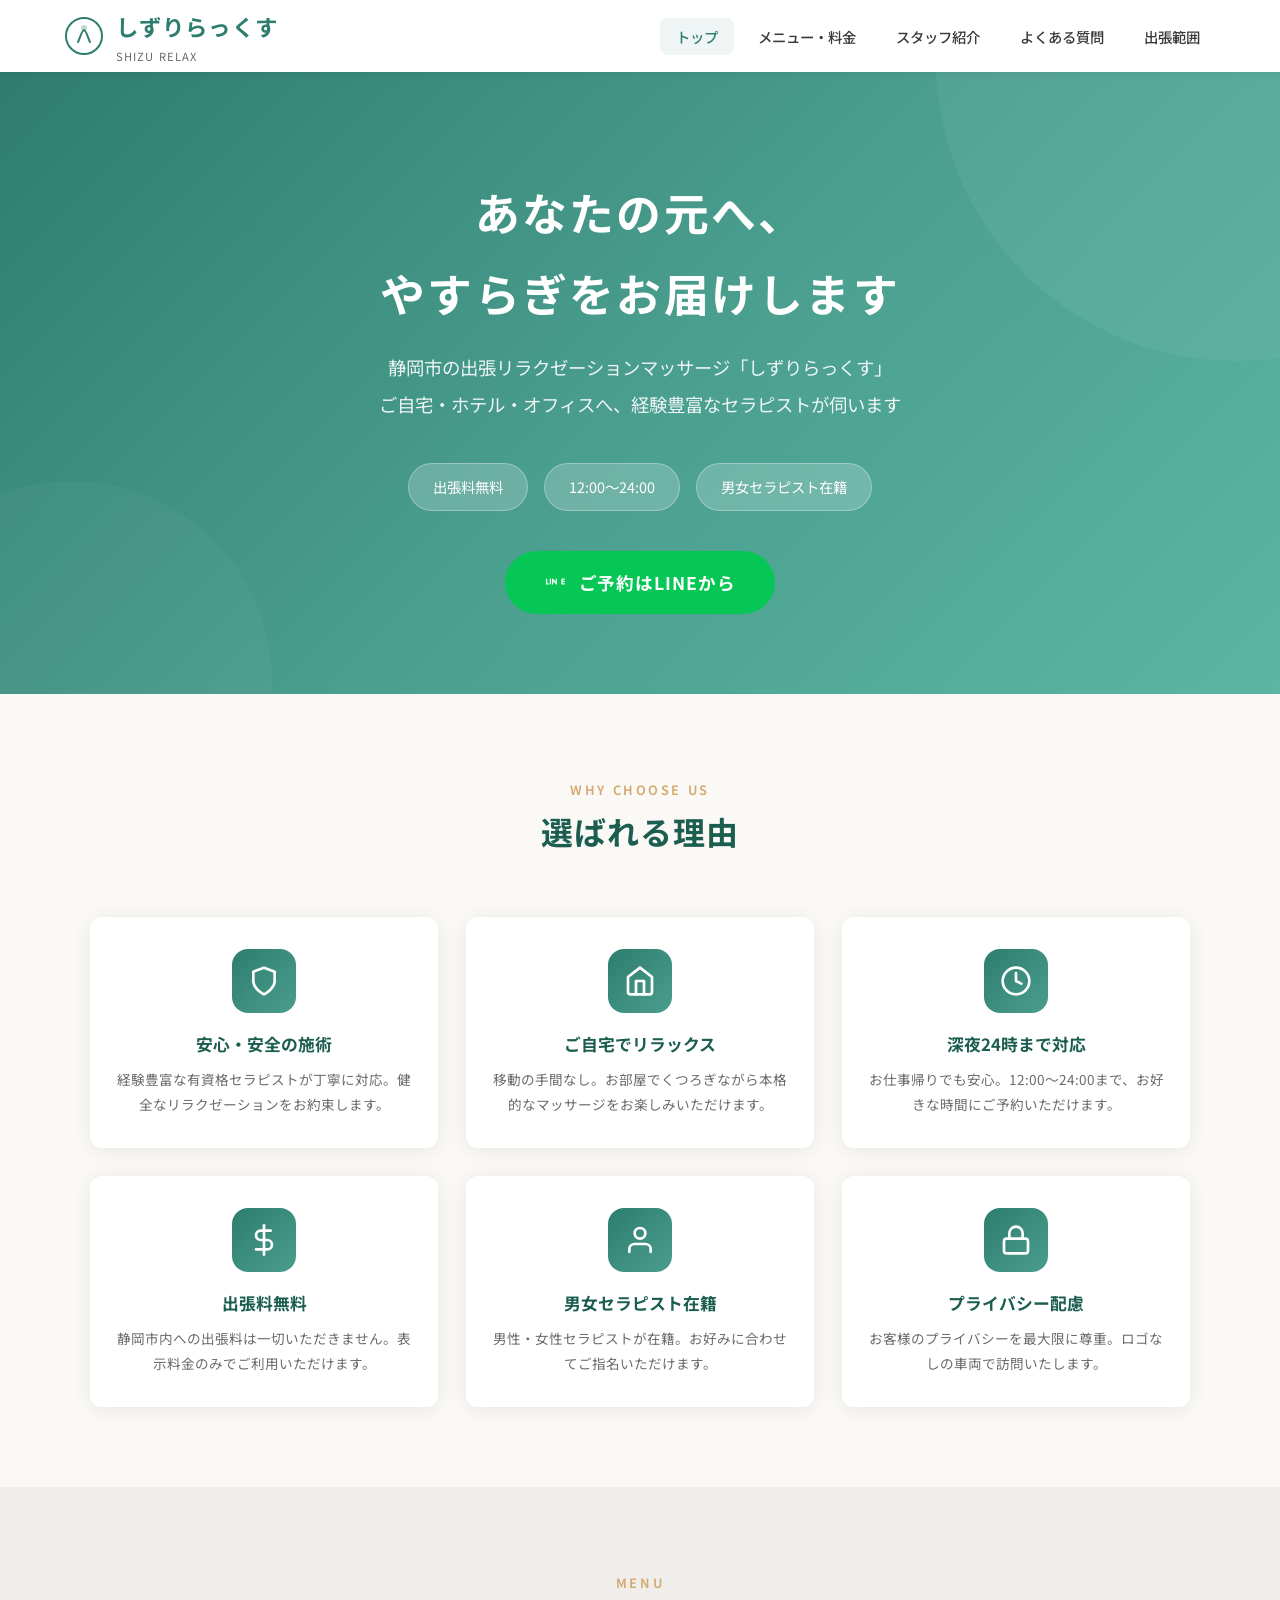
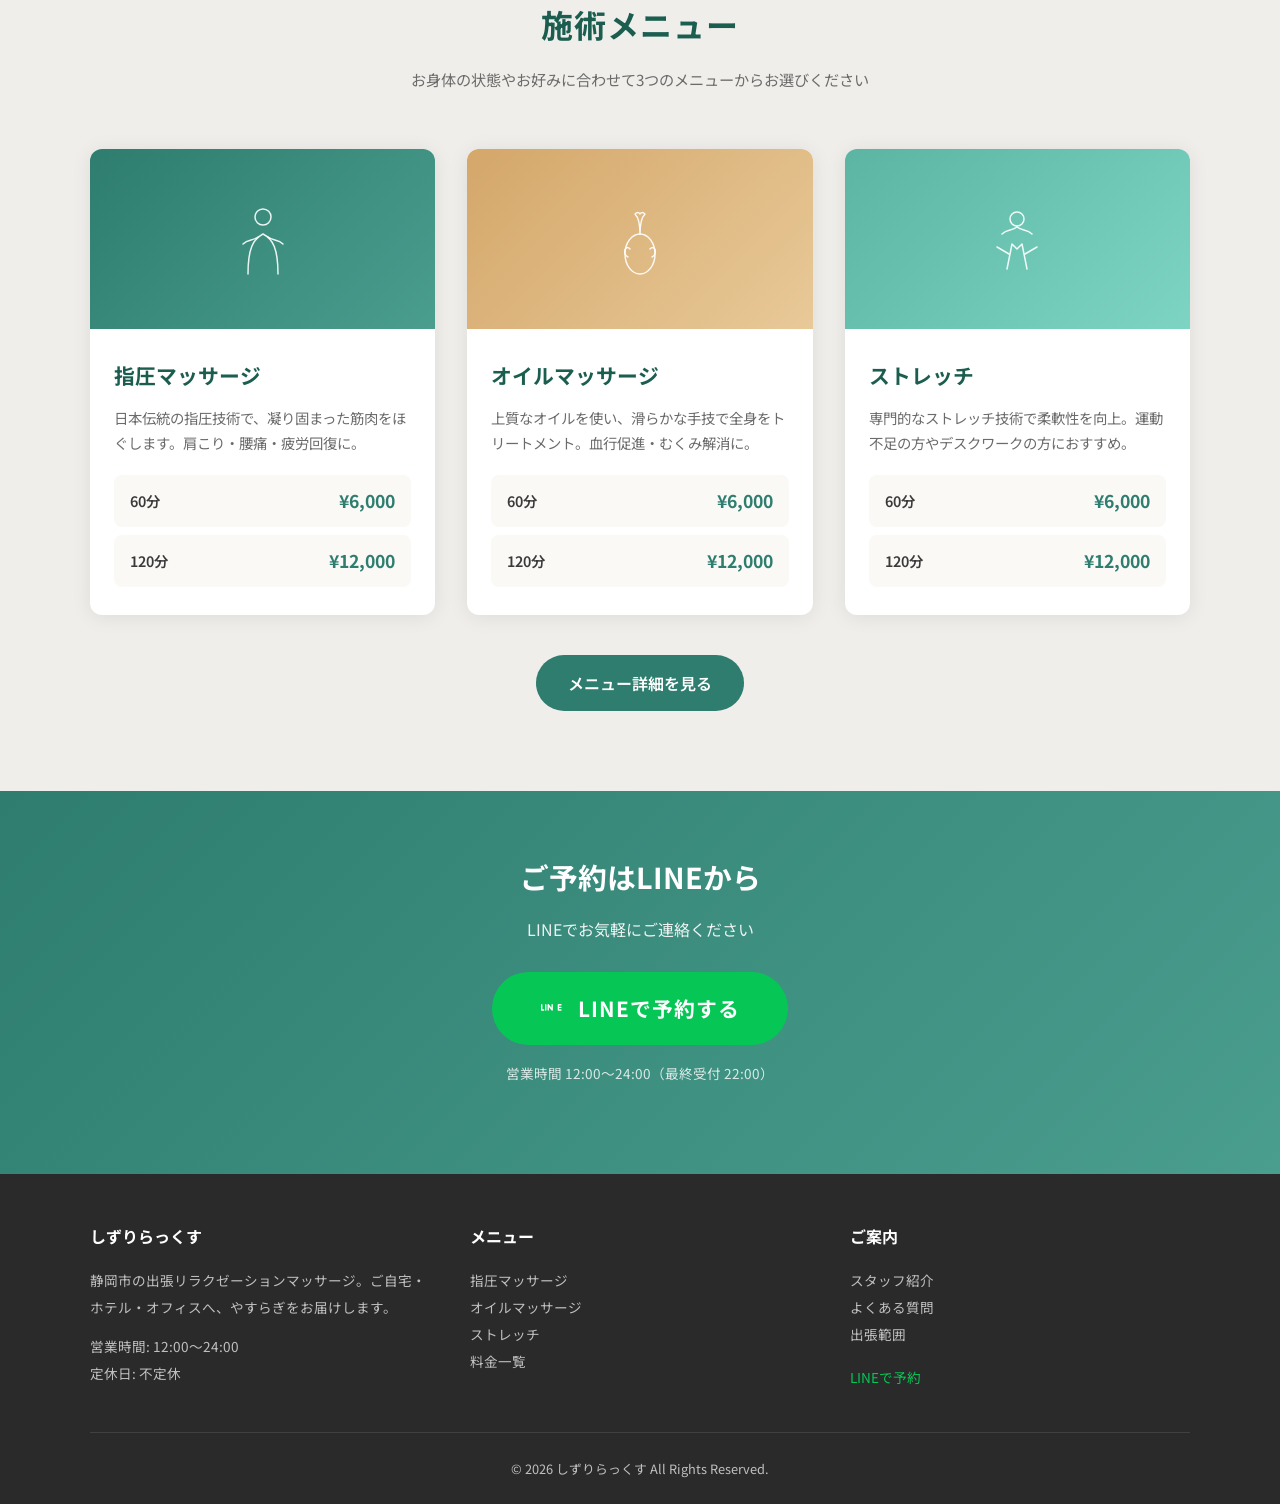
<file: index.html>
<!DOCTYPE html>
<html lang="ja">
<head>
  <meta charset="UTF-8">
  <meta name="viewport" content="width=device-width, initial-scale=1.0">
  <title>しずりらっくす｜静岡の出張リラクゼーションマッサージ</title>
  <meta name="robots" content="noindex, nofollow">
  <meta name="description" content="静岡市の出張リラクゼーションマッサージ「しずりらっくす」。指圧・オイル・ストレッチの3メニューをご自宅やホテルでお楽しみいただけます。">
  <link rel="preconnect" href="https://fonts.googleapis.com">
  <link href="https://fonts.googleapis.com/css2?family=Noto+Sans+JP:wght@400;500;600;700&display=swap" rel="stylesheet">
  <link rel="stylesheet" href="css/style.css">
</head>
<body>

  <!-- Header -->
  <header class="header">
    <div class="header-inner">
      <a href="index.html" class="logo">
        <svg class="logo-icon" viewBox="0 0 40 40" fill="none">
          <circle cx="20" cy="20" r="18" stroke="#2e7d6f" stroke-width="2"/>
          <path d="M14 26c2-4 4-12 6-12s4 8 6 12" stroke="#2e7d6f" stroke-width="2" stroke-linecap="round"/>
          <circle cx="20" cy="12" r="3" fill="#2e7d6f" opacity="0.3"/>
        </svg>
        <div>
          <span class="logo-text">しずりらっくす</span>
          <span class="logo-sub">SHIZU RELAX</span>
        </div>
      </a>
      <nav>
        <ul class="nav-list">
          <li><a href="index.html" class="active">トップ</a></li>
          <li><a href="menu.html">メニュー・料金</a></li>
          <li><a href="staff.html">スタッフ紹介</a></li>
          <li><a href="faq.html">よくある質問</a></li>
          <li><a href="area.html">出張範囲</a></li>
        </ul>
      </nav>
      <button class="hamburger" aria-label="メニューを開く">
        <span></span><span></span><span></span>
      </button>
    </div>
  </header>

  <!-- Hero -->
  <section class="hero">
    <div class="hero-content">
      <h1>あなたの元へ、<br>やすらぎをお届けします</h1>
      <p class="subtitle">
        静岡市の出張リラクゼーションマッサージ「しずりらっくす」<br>
        ご自宅・ホテル・オフィスへ、経験豊富なセラピストが伺います
      </p>
      <div class="hero-badges">
        <span class="badge">出張料無料</span>
        <span class="badge">12:00〜24:00</span>
        <span class="badge">男女セラピスト在籍</span>
      </div>
      <div class="cta-buttons">
        <a href="https://lin.ee/odUda4q" class="btn btn-line-banner" target="_blank" rel="noopener">
          <svg width="24" height="24" viewBox="0 0 24 24" fill="currentColor"><path d="M19.365 9.863c.349 0 .63.285.63.631 0 .345-.281.63-.63.63H17.61v1.125h1.755c.349 0 .63.283.63.63 0 .344-.281.629-.63.629h-2.386c-.345 0-.627-.285-.627-.629V8.108c0-.345.282-.63.63-.63h2.386c.346 0 .627.285.627.63 0 .349-.281.63-.63.63H17.61v1.125h1.755zM11.857 12.878c0 .344-.282.629-.631.629-.179 0-.348-.08-.467-.211l-2.533-3.175v2.756c0 .344-.285.629-.63.629a.629.629 0 01-.627-.629V8.108c0-.345.282-.63.63-.63.176 0 .348.08.466.211l2.531 3.178V8.108c0-.345.285-.63.631-.63.344 0 .63.285.63.63v4.77zm-5.91 0c0 .344-.282.629-.63.629a.628.628 0 01-.63-.629V8.108c0-.345.282-.63.63-.63.348 0 .63.285.63.63v4.77zm-2.596.629H1.581c-.349 0-.63-.285-.63-.629V8.108c0-.345.281-.63.63-.63.344 0 .627.285.627.63v4.141h1.143c.349 0 .63.285.63.63 0 .344-.281.629-.63.629z"/></svg>
          ご予約はLINEから
        </a>
      </div>
    </div>
  </section>

  <!-- Features -->
  <section class="section">
    <div class="container">
      <div class="section-title">
        <span class="en">Why Choose Us</span>
        <h2>選ばれる理由</h2>
      </div>
      <div class="features-grid">
        <div class="feature-item">
          <div class="feature-icon">
            <svg viewBox="0 0 24 24"><path d="M12 22s8-4 8-10V5l-8-3-8 3v7c0 6 8 10 8 10z"/></svg>
          </div>
          <h3>安心・安全の施術</h3>
          <p>経験豊富な有資格セラピストが丁寧に対応。健全なリラクゼーションをお約束します。</p>
        </div>
        <div class="feature-item">
          <div class="feature-icon">
            <svg viewBox="0 0 24 24"><path d="M3 9l9-7 9 7v11a2 2 0 01-2 2H5a2 2 0 01-2-2z"/><polyline points="9 22 9 12 15 12 15 22"/></svg>
          </div>
          <h3>ご自宅でリラックス</h3>
          <p>移動の手間なし。お部屋でくつろぎながら本格的なマッサージをお楽しみいただけます。</p>
        </div>
        <div class="feature-item">
          <div class="feature-icon">
            <svg viewBox="0 0 24 24"><circle cx="12" cy="12" r="10"/><polyline points="12 6 12 12 16 14"/></svg>
          </div>
          <h3>深夜24時まで対応</h3>
          <p>お仕事帰りでも安心。12:00〜24:00まで、お好きな時間にご予約いただけます。</p>
        </div>
        <div class="feature-item">
          <div class="feature-icon">
            <svg viewBox="0 0 24 24"><line x1="12" y1="1" x2="12" y2="23"/><path d="M17 5H9.5a3.5 3.5 0 000 7h5a3.5 3.5 0 010 7H6"/></svg>
          </div>
          <h3>出張料無料</h3>
          <p>静岡市内への出張料は一切いただきません。表示料金のみでご利用いただけます。</p>
        </div>
        <div class="feature-item">
          <div class="feature-icon">
            <svg viewBox="0 0 24 24"><path d="M20 21v-2a4 4 0 00-4-4H8a4 4 0 00-4 4v2"/><circle cx="12" cy="7" r="4"/></svg>
          </div>
          <h3>男女セラピスト在籍</h3>
          <p>男性・女性セラピストが在籍。お好みに合わせてご指名いただけます。</p>
        </div>
        <div class="feature-item">
          <div class="feature-icon">
            <svg viewBox="0 0 24 24"><rect x="3" y="11" width="18" height="11" rx="2" ry="2"/><path d="M7 11V7a5 5 0 0110 0v4"/></svg>
          </div>
          <h3>プライバシー配慮</h3>
          <p>お客様のプライバシーを最大限に尊重。ロゴなしの車両で訪問いたします。</p>
        </div>
      </div>
    </div>
  </section>

  <!-- Menu Preview -->
  <section class="section section-alt">
    <div class="container">
      <div class="section-title">
        <span class="en">Menu</span>
        <h2>施術メニュー</h2>
        <p>お身体の状態やお好みに合わせて3つのメニューからお選びください</p>
      </div>
      <div class="menu-grid">
        <div class="menu-card">
          <div class="menu-card-icon">
            <svg viewBox="0 0 80 80"><circle cx="40" cy="18" r="8"/><path d="M25 75 C25 50, 30 40, 40 35 C50 40, 55 50, 55 75"/><path d="M20 45 C25 40, 30 42, 35 38" /><path d="M60 45 C55 40, 50 42, 45 38" /></svg>
          </div>
          <div class="menu-card-body">
            <h3>指圧マッサージ</h3>
            <p>日本伝統の指圧技術で、凝り固まった筋肉をほぐします。肩こり・腰痛・疲労回復に。</p>
            <div class="menu-prices">
              <div class="menu-price-row"><span class="duration">60分</span><span class="price">&yen;6,000</span></div>
              <div class="menu-price-row"><span class="duration">120分</span><span class="price">&yen;12,000</span></div>
            </div>
          </div>
        </div>
        <div class="menu-card">
          <div class="menu-card-icon" style="background: linear-gradient(135deg, #d4a76a, #e8c998);">
            <svg viewBox="0 0 80 80"><ellipse cx="40" cy="55" rx="15" ry="20"/><path d="M40 35 Q40 20, 35 15 Q38 12, 40 15 Q42 12, 45 15 Q40 20, 40 35" /><path d="M30 50 C25 45, 22 55, 28 58"/><path d="M50 50 C55 45, 58 55, 52 58"/></svg>
          </div>
          <div class="menu-card-body">
            <h3>オイルマッサージ</h3>
            <p>上質なオイルを使い、滑らかな手技で全身をトリートメント。血行促進・むくみ解消に。</p>
            <div class="menu-prices">
              <div class="menu-price-row"><span class="duration">60分</span><span class="price">&yen;6,000</span></div>
              <div class="menu-price-row"><span class="duration">120分</span><span class="price">&yen;12,000</span></div>
            </div>
          </div>
        </div>
        <div class="menu-card">
          <div class="menu-card-icon" style="background: linear-gradient(135deg, #5bb5a2, #7dd4c3);">
            <svg viewBox="0 0 80 80"><circle cx="40" cy="20" r="7"/><path d="M30 70 L35 45 L40 50 L45 45 L50 70"/><path d="M25 35 C30 30, 35 32, 40 28"/><path d="M55 35 C50 30, 45 32, 40 28"/><path d="M32 55 L20 48"/><path d="M48 55 L60 48"/></svg>
          </div>
          <div class="menu-card-body">
            <h3>ストレッチ</h3>
            <p>専門的なストレッチ技術で柔軟性を向上。運動不足の方やデスクワークの方におすすめ。</p>
            <div class="menu-prices">
              <div class="menu-price-row"><span class="duration">60分</span><span class="price">&yen;6,000</span></div>
              <div class="menu-price-row"><span class="duration">120分</span><span class="price">&yen;12,000</span></div>
            </div>
          </div>
        </div>
      </div>
      <div style="text-align:center; margin-top:40px;">
        <a href="menu.html" class="btn btn-accent">メニュー詳細を見る</a>
      </div>
    </div>
  </section>

  <!-- CTA -->
  <section class="cta-section">
    <div class="container">
      <h2>ご予約はLINEから</h2>
      <p>LINEでお気軽にご連絡ください</p>
      <div class="cta-contact">
        <a href="https://lin.ee/odUda4q" class="cta-line-banner" target="_blank" rel="noopener">
          <svg width="26" height="26" viewBox="0 0 24 24" fill="currentColor"><path d="M19.365 9.863c.349 0 .63.285.63.631 0 .345-.281.63-.63.63H17.61v1.125h1.755c.349 0 .63.283.63.63 0 .344-.281.629-.63.629h-2.386c-.345 0-.627-.285-.627-.629V8.108c0-.345.282-.63.63-.63h2.386c.346 0 .627.285.627.63 0 .349-.281.63-.63.63H17.61v1.125h1.755zM11.857 12.878c0 .344-.282.629-.631.629-.179 0-.348-.08-.467-.211l-2.533-3.175v2.756c0 .344-.285.629-.63.629a.629.629 0 01-.627-.629V8.108c0-.345.282-.63.63-.63.176 0 .348.08.466.211l2.531 3.178V8.108c0-.345.285-.63.631-.63.344 0 .63.285.63.63v4.77zm-5.91 0c0 .344-.282.629-.63.629a.628.628 0 01-.63-.629V8.108c0-.345.282-.63.63-.63.348 0 .63.285.63.63v4.77zm-2.596.629H1.581c-.349 0-.63-.285-.63-.629V8.108c0-.345.281-.63.63-.63.344 0 .627.285.627.63v4.141h1.143c.349 0 .63.285.63.63 0 .344-.281.629-.63.629z"/></svg>
          LINEで予約する
        </a>
      </div>
      <p style="margin-top:16px; font-size:0.85rem; opacity:0.8;">営業時間 12:00〜24:00（最終受付 22:00）</p>
    </div>
  </section>

  <!-- Footer -->
  <footer class="footer">
    <div class="footer-inner">
      <div class="footer-col">
        <h4>しずりらっくす</h4>
        <p>静岡市の出張リラクゼーションマッサージ。ご自宅・ホテル・オフィスへ、やすらぎをお届けします。</p>
        <p style="margin-top:12px;">営業時間: 12:00〜24:00<br>定休日: 不定休</p>
      </div>
      <div class="footer-col">
        <h4>メニュー</h4>
        <ul>
          <li><a href="menu.html">指圧マッサージ</a></li>
          <li><a href="menu.html">オイルマッサージ</a></li>
          <li><a href="menu.html">ストレッチ</a></li>
          <li><a href="menu.html">料金一覧</a></li>
        </ul>
      </div>
      <div class="footer-col">
        <h4>ご案内</h4>
        <ul>
          <li><a href="staff.html">スタッフ紹介</a></li>
          <li><a href="faq.html">よくある質問</a></li>
          <li><a href="area.html">出張範囲</a></li>
        </ul>
        <p style="margin-top:16px;"><a href="https://lin.ee/odUda4q" target="_blank" rel="noopener" style="color:#06c755;">LINEで予約</a></p>
      </div>
    </div>
    <div class="footer-bottom">
      <p>&copy; 2026 しずりらっくす All Rights Reserved.</p>
    </div>
  </footer>

  <script src="js/main.js"></script>
</body>
</html>
</file>
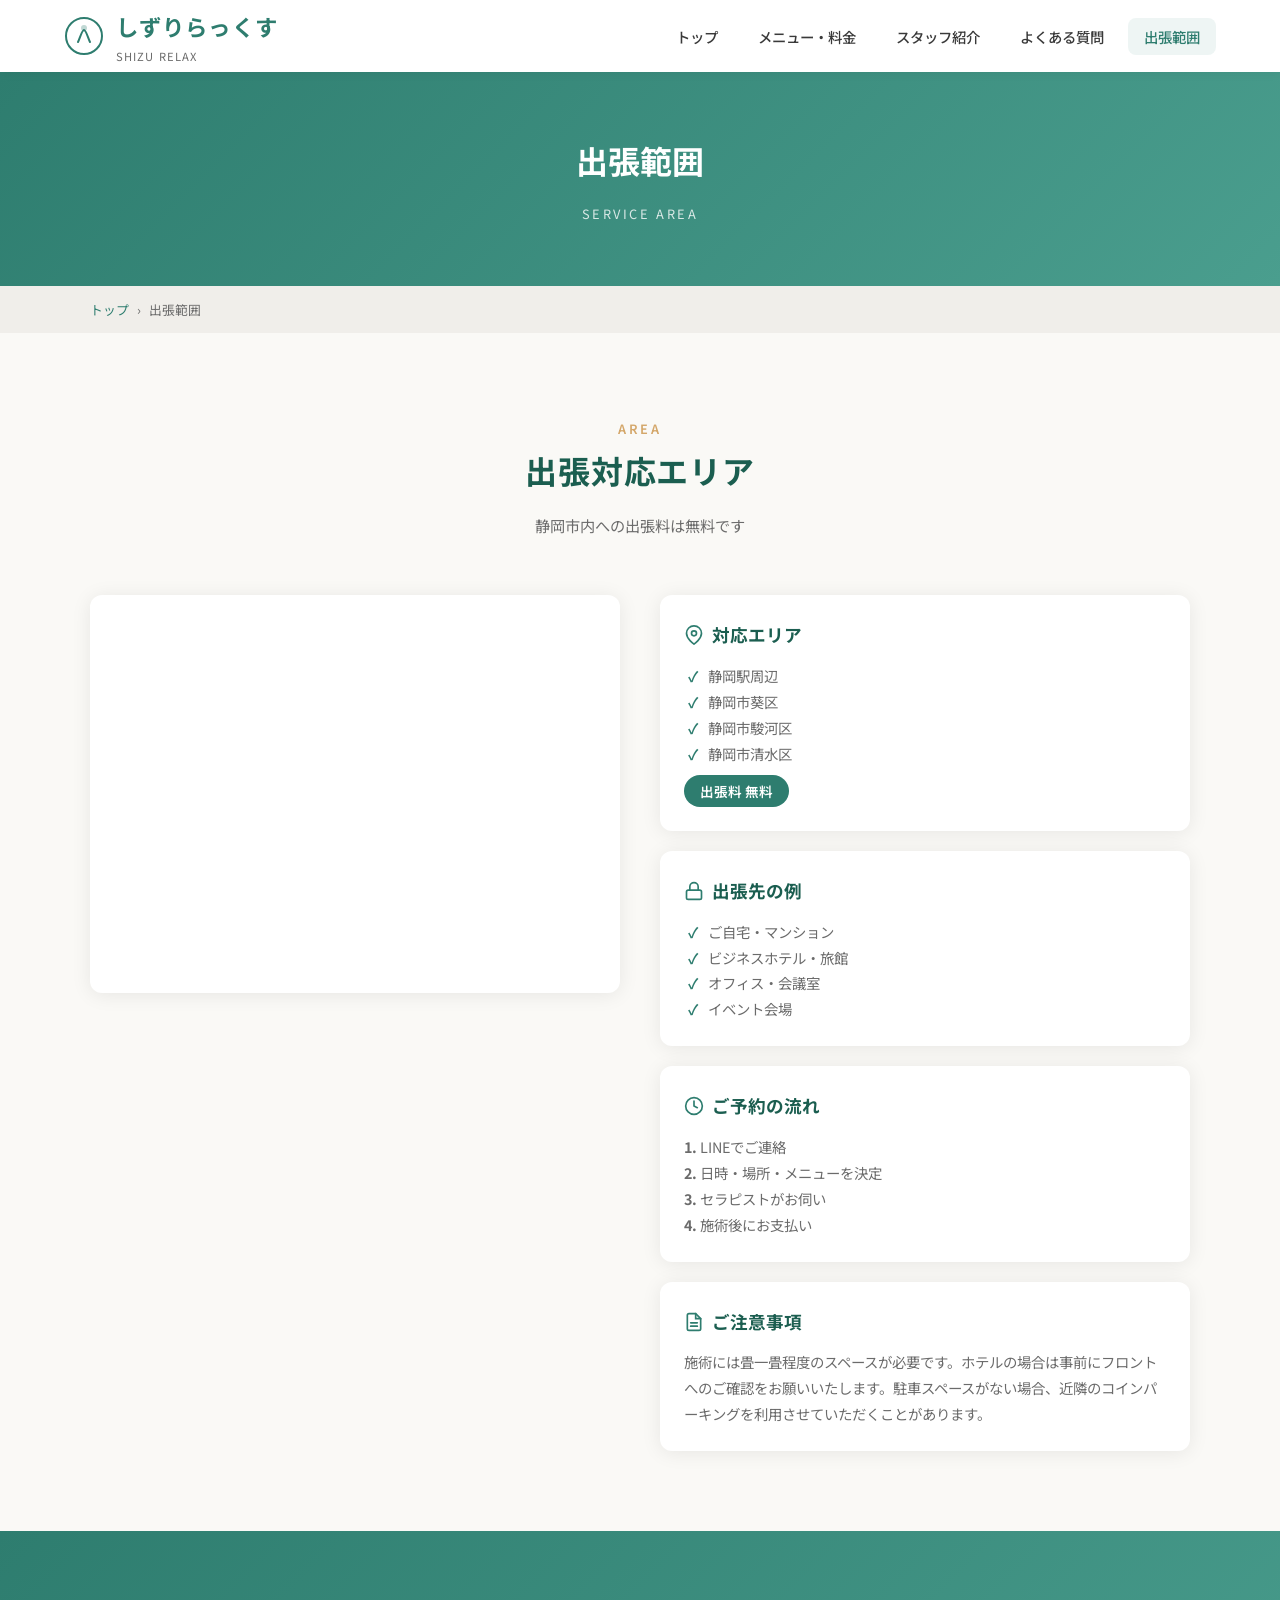
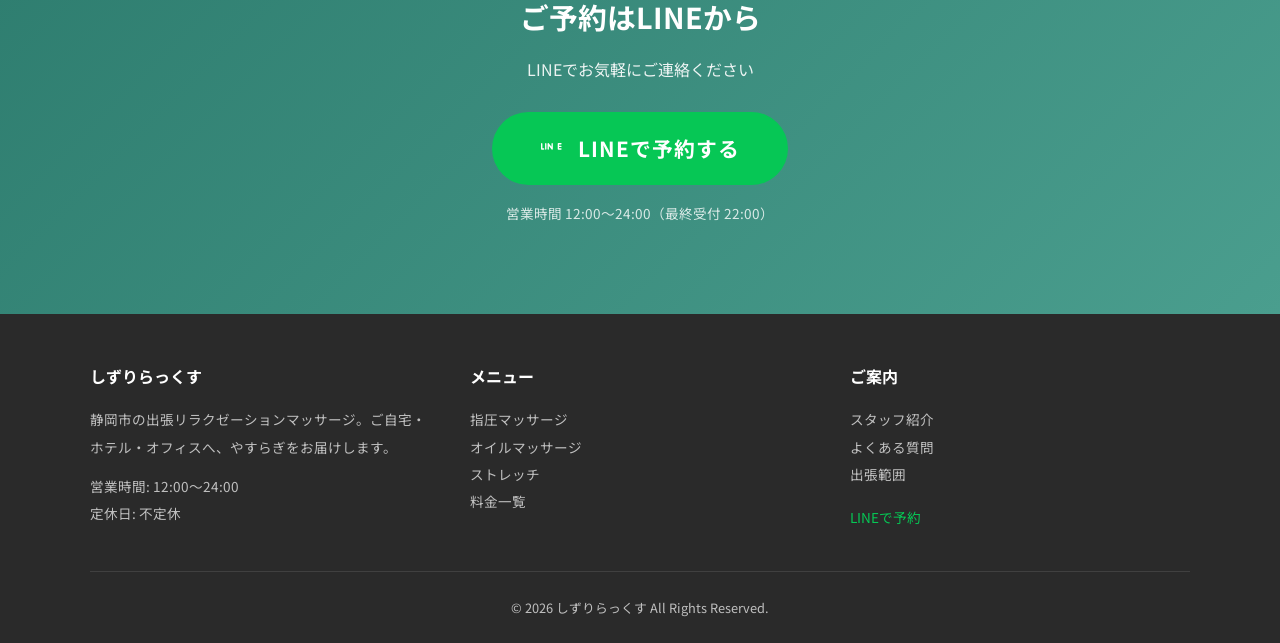
<file: area.html>
<!DOCTYPE html>
<html lang="ja">
<head>
  <meta charset="UTF-8">
  <meta name="viewport" content="width=device-width, initial-scale=1.0">
  <title>出張範囲｜しずりらっくす</title>
  <meta name="robots" content="noindex, nofollow">
  <meta name="description" content="しずりらっくすの出張対応エリアのご案内。静岡駅付近・静岡市内への出張料は無料です。">
  <link rel="preconnect" href="https://fonts.googleapis.com">
  <link href="https://fonts.googleapis.com/css2?family=Noto+Sans+JP:wght@400;500;600;700&display=swap" rel="stylesheet">
  <link rel="stylesheet" href="css/style.css">
</head>
<body>

  <!-- Header -->
  <header class="header">
    <div class="header-inner">
      <a href="index.html" class="logo">
        <svg class="logo-icon" viewBox="0 0 40 40" fill="none">
          <circle cx="20" cy="20" r="18" stroke="#2e7d6f" stroke-width="2"/>
          <path d="M14 26c2-4 4-12 6-12s4 8 6 12" stroke="#2e7d6f" stroke-width="2" stroke-linecap="round"/>
          <circle cx="20" cy="12" r="3" fill="#2e7d6f" opacity="0.3"/>
        </svg>
        <div>
          <span class="logo-text">しずりらっくす</span>
          <span class="logo-sub">SHIZU RELAX</span>
        </div>
      </a>
      <nav>
        <ul class="nav-list">
          <li><a href="index.html">トップ</a></li>
          <li><a href="menu.html">メニュー・料金</a></li>
          <li><a href="staff.html">スタッフ紹介</a></li>
          <li><a href="faq.html">よくある質問</a></li>
          <li><a href="area.html">出張範囲</a></li>
        </ul>
      </nav>
      <button class="hamburger" aria-label="メニューを開く">
        <span></span><span></span><span></span>
      </button>
    </div>
  </header>

  <!-- Page Header -->
  <div class="page-header">
    <h1>出張範囲</h1>
    <span class="en">Service Area</span>
  </div>
  <div class="breadcrumb">
    <div class="container">
      <a href="index.html">トップ</a><span>›</span>出張範囲
    </div>
  </div>

  <!-- Area -->
  <section class="section">
    <div class="container">
      <div class="section-title">
        <span class="en">Area</span>
        <h2>出張対応エリア</h2>
        <p>静岡市内への出張料は無料です</p>
      </div>

      <div class="area-content">
        <div class="area-map">
          <iframe
            src="https://www.google.com/maps/embed?pb=!1m18!1m12!1m3!1d52267.89!2d138.358!3d34.975!2m3!1f0!2f0!3f0!3m2!1i1024!2i768!4f13.1!3m3!1m2!1s0x601a3400006d6e1f%3A0x5765a0e6b0c3f0f4!2z6Z2Z5bKh6aeF!5e0!3m2!1sja!2sjp!4v1709900000000!5m2!1sja!2sjp"
            allowfullscreen=""
            loading="lazy"
            referrerpolicy="no-referrer-when-downgrade">
          </iframe>
        </div>

        <div class="area-info">
          <div class="area-card">
            <h3>
              <svg width="20" height="20" viewBox="0 0 24 24" fill="none" stroke="#2e7d6f" stroke-width="2" stroke-linecap="round"><path d="M21 10c0 7-9 13-9 13s-9-6-9-13a9 9 0 0118 0z"/><circle cx="12" cy="10" r="3"/></svg>
              対応エリア
            </h3>
            <ul>
              <li>静岡駅周辺</li>
              <li>静岡市葵区</li>
              <li>静岡市駿河区</li>
              <li>静岡市清水区</li>
            </ul>
            <span class="free-badge">出張料 無料</span>
          </div>

          <div class="area-card">
            <h3>
              <svg width="20" height="20" viewBox="0 0 24 24" fill="none" stroke="#2e7d6f" stroke-width="2" stroke-linecap="round"><rect x="3" y="11" width="18" height="11" rx="2"/><path d="M7 11V7a5 5 0 0110 0v4"/></svg>
              出張先の例
            </h3>
            <ul>
              <li>ご自宅・マンション</li>
              <li>ビジネスホテル・旅館</li>
              <li>オフィス・会議室</li>
              <li>イベント会場</li>
            </ul>
          </div>

          <div class="area-card">
            <h3>
              <svg width="20" height="20" viewBox="0 0 24 24" fill="none" stroke="#2e7d6f" stroke-width="2" stroke-linecap="round"><circle cx="12" cy="12" r="10"/><polyline points="12 6 12 12 16 14"/></svg>
              ご予約の流れ
            </h3>
            <p>
              <strong>1.</strong> LINEでご連絡<br>
              <strong>2.</strong> 日時・場所・メニューを決定<br>
              <strong>3.</strong> セラピストがお伺い<br>
              <strong>4.</strong> 施術後にお支払い
            </p>
          </div>

          <div class="area-card">
            <h3>
              <svg width="20" height="20" viewBox="0 0 24 24" fill="none" stroke="#2e7d6f" stroke-width="2" stroke-linecap="round"><path d="M14 2H6a2 2 0 00-2 2v16a2 2 0 002 2h12a2 2 0 002-2V8z"/><polyline points="14 2 14 8 20 8"/><line x1="16" y1="13" x2="8" y2="13"/><line x1="16" y1="17" x2="8" y2="17"/></svg>
              ご注意事項
            </h3>
            <p>
              施術には畳一畳程度のスペースが必要です。ホテルの場合は事前にフロントへのご確認をお願いいたします。駐車スペースがない場合、近隣のコインパーキングを利用させていただくことがあります。
            </p>
          </div>
        </div>
      </div>
    </div>
  </section>

  <!-- CTA -->
  <section class="cta-section">
    <div class="container">
      <h2>ご予約はLINEから</h2>
      <p>LINEでお気軽にご連絡ください</p>
      <div class="cta-contact">
        <a href="https://lin.ee/odUda4q" class="cta-line-banner" target="_blank" rel="noopener">
          <svg width="26" height="26" viewBox="0 0 24 24" fill="currentColor"><path d="M19.365 9.863c.349 0 .63.285.63.631 0 .345-.281.63-.63.63H17.61v1.125h1.755c.349 0 .63.283.63.63 0 .344-.281.629-.63.629h-2.386c-.345 0-.627-.285-.627-.629V8.108c0-.345.282-.63.63-.63h2.386c.346 0 .627.285.627.63 0 .349-.281.63-.63.63H17.61v1.125h1.755zM11.857 12.878c0 .344-.282.629-.631.629-.179 0-.348-.08-.467-.211l-2.533-3.175v2.756c0 .344-.285.629-.63.629a.629.629 0 01-.627-.629V8.108c0-.345.282-.63.63-.63.176 0 .348.08.466.211l2.531 3.178V8.108c0-.345.285-.63.631-.63.344 0 .63.285.63.63v4.77zm-5.91 0c0 .344-.282.629-.63.629a.628.628 0 01-.63-.629V8.108c0-.345.282-.63.63-.63.348 0 .63.285.63.63v4.77zm-2.596.629H1.581c-.349 0-.63-.285-.63-.629V8.108c0-.345.281-.63.63-.63.344 0 .627.285.627.63v4.141h1.143c.349 0 .63.285.63.63 0 .344-.281.629-.63.629z"/></svg>
          LINEで予約する
        </a>
      </div>
      <p style="margin-top:16px; font-size:0.85rem; opacity:0.8;">営業時間 12:00〜24:00（最終受付 22:00）</p>
    </div>
  </section>

  <!-- Footer -->
  <footer class="footer">
    <div class="footer-inner">
      <div class="footer-col">
        <h4>しずりらっくす</h4>
        <p>静岡市の出張リラクゼーションマッサージ。ご自宅・ホテル・オフィスへ、やすらぎをお届けします。</p>
        <p style="margin-top:12px;">営業時間: 12:00〜24:00<br>定休日: 不定休</p>
      </div>
      <div class="footer-col">
        <h4>メニュー</h4>
        <ul>
          <li><a href="menu.html">指圧マッサージ</a></li>
          <li><a href="menu.html">オイルマッサージ</a></li>
          <li><a href="menu.html">ストレッチ</a></li>
          <li><a href="menu.html">料金一覧</a></li>
        </ul>
      </div>
      <div class="footer-col">
        <h4>ご案内</h4>
        <ul>
          <li><a href="staff.html">スタッフ紹介</a></li>
          <li><a href="faq.html">よくある質問</a></li>
          <li><a href="area.html">出張範囲</a></li>
        </ul>
        <p style="margin-top:16px;"><a href="https://lin.ee/odUda4q" target="_blank" rel="noopener" style="color:#06c755;">LINEで予約</a></p>
      </div>
    </div>
    <div class="footer-bottom">
      <p>&copy; 2026 しずりらっくす All Rights Reserved.</p>
    </div>
  </footer>

  <script src="js/main.js"></script>
</body>
</html>
</file>
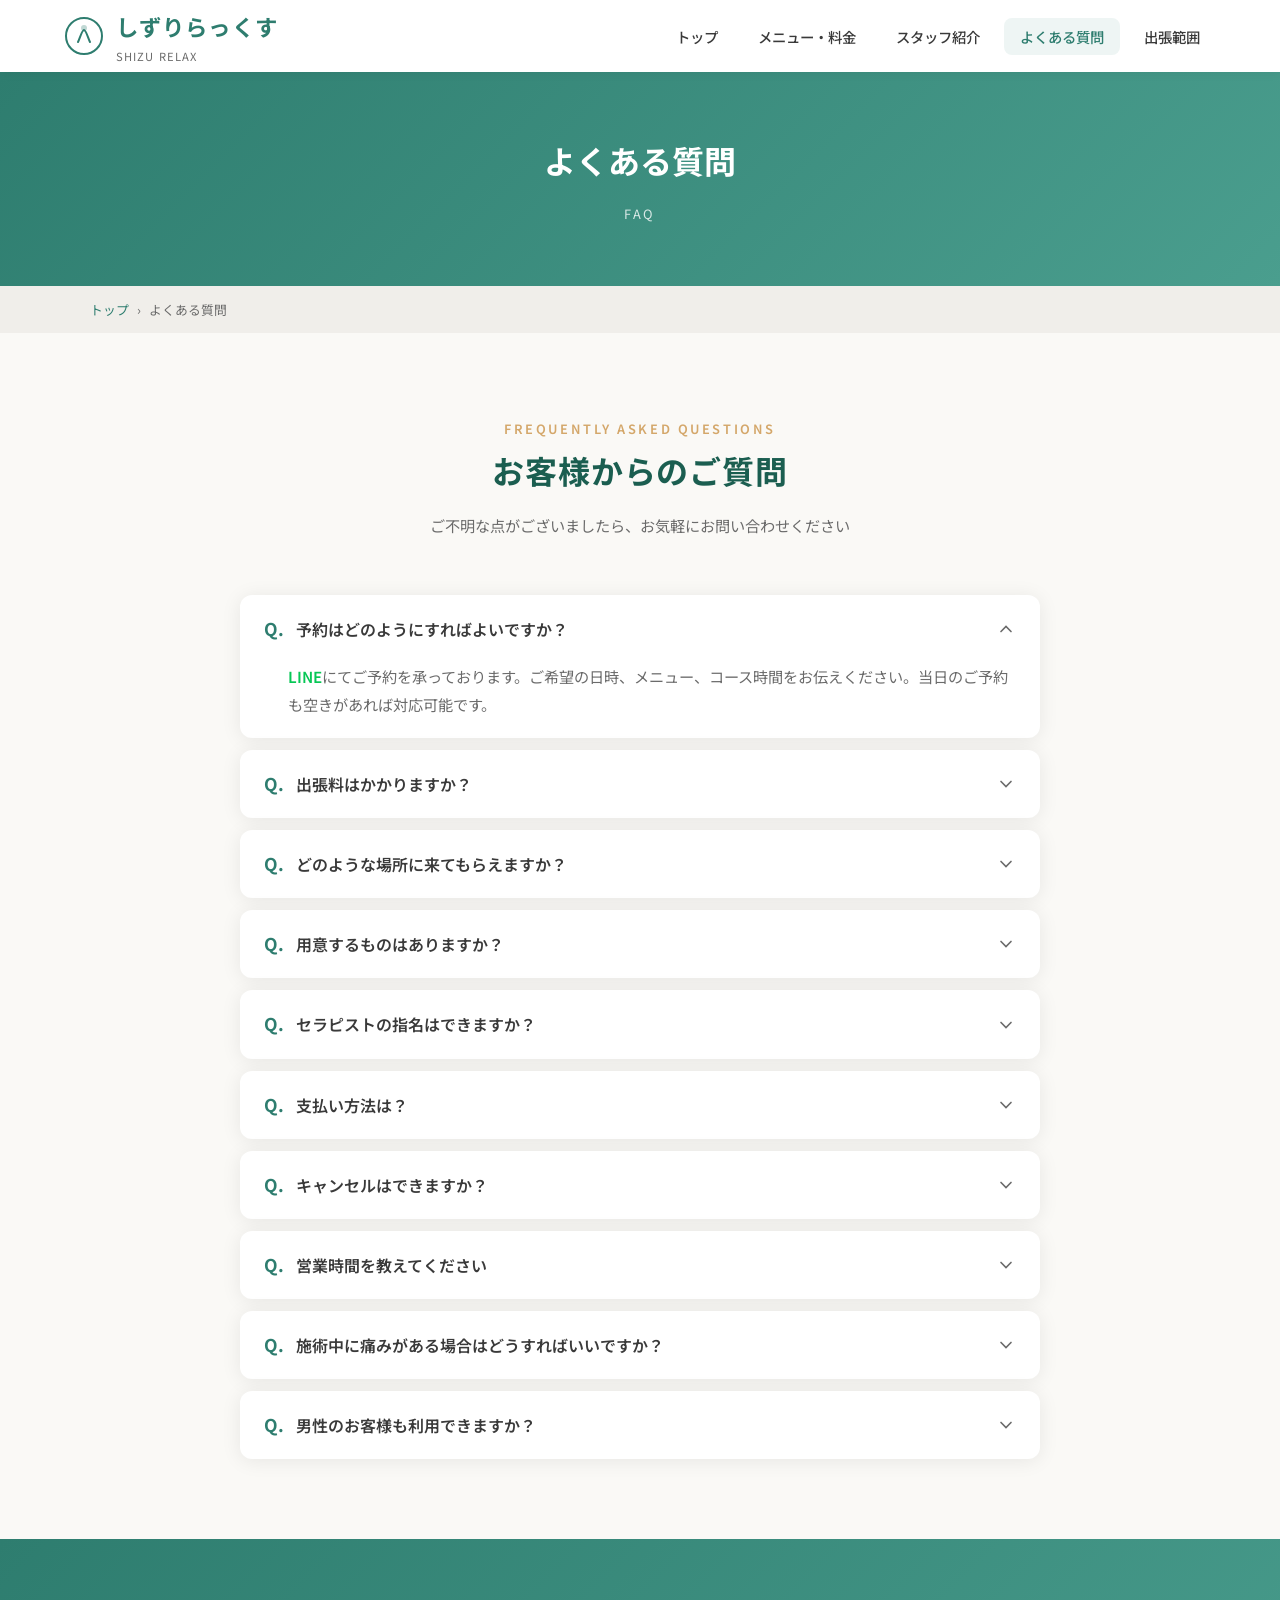
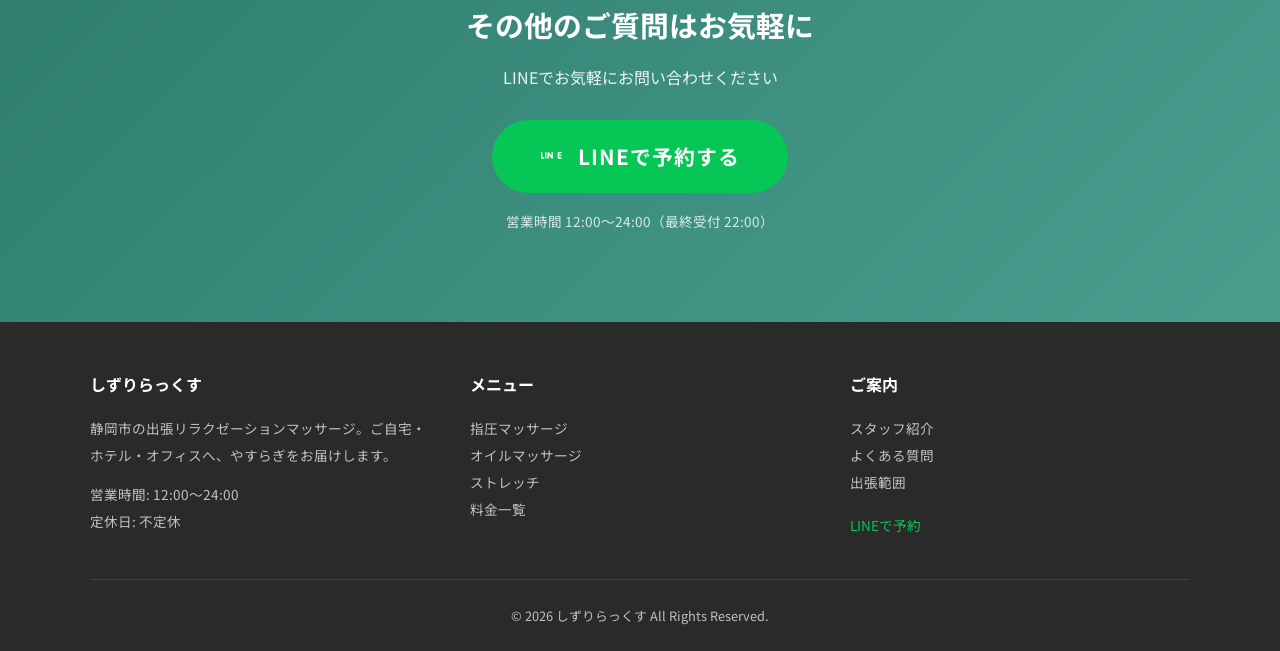
<file: faq.html>
<!DOCTYPE html>
<html lang="ja">
<head>
  <meta charset="UTF-8">
  <meta name="viewport" content="width=device-width, initial-scale=1.0">
  <title>よくある質問｜しずりらっくす</title>
  <meta name="robots" content="noindex, nofollow">
  <meta name="description" content="しずりらっくすのよくある質問。ご予約方法、施術内容、出張範囲など、お客様からのご質問にお答えします。">
  <link rel="preconnect" href="https://fonts.googleapis.com">
  <link href="https://fonts.googleapis.com/css2?family=Noto+Sans+JP:wght@400;500;600;700&display=swap" rel="stylesheet">
  <link rel="stylesheet" href="css/style.css">
</head>
<body>

  <!-- Header -->
  <header class="header">
    <div class="header-inner">
      <a href="index.html" class="logo">
        <svg class="logo-icon" viewBox="0 0 40 40" fill="none">
          <circle cx="20" cy="20" r="18" stroke="#2e7d6f" stroke-width="2"/>
          <path d="M14 26c2-4 4-12 6-12s4 8 6 12" stroke="#2e7d6f" stroke-width="2" stroke-linecap="round"/>
          <circle cx="20" cy="12" r="3" fill="#2e7d6f" opacity="0.3"/>
        </svg>
        <div>
          <span class="logo-text">しずりらっくす</span>
          <span class="logo-sub">SHIZU RELAX</span>
        </div>
      </a>
      <nav>
        <ul class="nav-list">
          <li><a href="index.html">トップ</a></li>
          <li><a href="menu.html">メニュー・料金</a></li>
          <li><a href="staff.html">スタッフ紹介</a></li>
          <li><a href="faq.html">よくある質問</a></li>
          <li><a href="area.html">出張範囲</a></li>
        </ul>
      </nav>
      <button class="hamburger" aria-label="メニューを開く">
        <span></span><span></span><span></span>
      </button>
    </div>
  </header>

  <!-- Page Header -->
  <div class="page-header">
    <h1>よくある質問</h1>
    <span class="en">FAQ</span>
  </div>
  <div class="breadcrumb">
    <div class="container">
      <a href="index.html">トップ</a><span>›</span>よくある質問
    </div>
  </div>

  <!-- FAQ -->
  <section class="section">
    <div class="container">
      <div class="section-title">
        <span class="en">Frequently Asked Questions</span>
        <h2>お客様からのご質問</h2>
        <p>ご不明な点がございましたら、お気軽にお問い合わせください</p>
      </div>

      <div class="faq-list">

        <div class="faq-item open">
          <button class="faq-question">
            <span><span class="q-mark">Q.</span>予約はどのようにすればよいですか？</span>
            <svg class="arrow" viewBox="0 0 24 24" fill="none" stroke="currentColor" stroke-width="2" stroke-linecap="round"><polyline points="6 9 12 15 18 9"/></svg>
          </button>
          <div class="faq-answer">
            <div class="faq-answer-inner">
              <a href="https://lin.ee/odUda4q" target="_blank" rel="noopener" style="color:#06c755; font-weight:600;">LINE</a>にてご予約を承っております。ご希望の日時、メニュー、コース時間をお伝えください。当日のご予約も空きがあれば対応可能です。
            </div>
          </div>
        </div>

        <div class="faq-item">
          <button class="faq-question">
            <span><span class="q-mark">Q.</span>出張料はかかりますか？</span>
            <svg class="arrow" viewBox="0 0 24 24" fill="none" stroke="currentColor" stroke-width="2" stroke-linecap="round"><polyline points="6 9 12 15 18 9"/></svg>
          </button>
          <div class="faq-answer">
            <div class="faq-answer-inner">
              静岡市内への出張料は無料です。表示されている施術料金のみでご利用いただけます。
            </div>
          </div>
        </div>

        <div class="faq-item">
          <button class="faq-question">
            <span><span class="q-mark">Q.</span>どのような場所に来てもらえますか？</span>
            <svg class="arrow" viewBox="0 0 24 24" fill="none" stroke="currentColor" stroke-width="2" stroke-linecap="round"><polyline points="6 9 12 15 18 9"/></svg>
          </button>
          <div class="faq-answer">
            <div class="faq-answer-inner">
              ご自宅、ホテル、旅館、オフィスなど、施術スペースが確保できる場所であればどこでも伺います。畳一畳分ほどのスペースがあれば施術可能です。
            </div>
          </div>
        </div>

        <div class="faq-item">
          <button class="faq-question">
            <span><span class="q-mark">Q.</span>用意するものはありますか？</span>
            <svg class="arrow" viewBox="0 0 24 24" fill="none" stroke="currentColor" stroke-width="2" stroke-linecap="round"><polyline points="6 9 12 15 18 9"/></svg>
          </button>
          <div class="faq-answer">
            <div class="faq-answer-inner">
              施術に必要な道具はすべてセラピストが持参いたします。お客様にご用意いただくものはございません。楽な服装でお待ちください。オイルマッサージの場合はバスタオルをお借りする場合がございます。
            </div>
          </div>
        </div>

        <div class="faq-item">
          <button class="faq-question">
            <span><span class="q-mark">Q.</span>セラピストの指名はできますか？</span>
            <svg class="arrow" viewBox="0 0 24 24" fill="none" stroke="currentColor" stroke-width="2" stroke-linecap="round"><polyline points="6 9 12 15 18 9"/></svg>
          </button>
          <div class="faq-answer">
            <div class="faq-answer-inner">
              はい、ご予約時にご希望のセラピストをお伝えください。指名料は無料です。男性・女性のご希望のみでも承ります。
            </div>
          </div>
        </div>

        <div class="faq-item">
          <button class="faq-question">
            <span><span class="q-mark">Q.</span>支払い方法は？</span>
            <svg class="arrow" viewBox="0 0 24 24" fill="none" stroke="currentColor" stroke-width="2" stroke-linecap="round"><polyline points="6 9 12 15 18 9"/></svg>
          </button>
          <div class="faq-answer">
            <div class="faq-answer-inner">
              お支払いは施術後に現金にてお願いしております。
            </div>
          </div>
        </div>

        <div class="faq-item">
          <button class="faq-question">
            <span><span class="q-mark">Q.</span>キャンセルはできますか？</span>
            <svg class="arrow" viewBox="0 0 24 24" fill="none" stroke="currentColor" stroke-width="2" stroke-linecap="round"><polyline points="6 9 12 15 18 9"/></svg>
          </button>
          <div class="faq-answer">
            <div class="faq-answer-inner">
              キャンセルは前日までにLINEにてご連絡ください。当日キャンセルの場合、キャンセル料が発生する場合がございますのでご了承ください。
            </div>
          </div>
        </div>

        <div class="faq-item">
          <button class="faq-question">
            <span><span class="q-mark">Q.</span>営業時間を教えてください</span>
            <svg class="arrow" viewBox="0 0 24 24" fill="none" stroke="currentColor" stroke-width="2" stroke-linecap="round"><polyline points="6 9 12 15 18 9"/></svg>
          </button>
          <div class="faq-answer">
            <div class="faq-answer-inner">
              営業時間は12:00〜24:00です。最終受付は22:00となっております。定休日は不定休です。
            </div>
          </div>
        </div>

        <div class="faq-item">
          <button class="faq-question">
            <span><span class="q-mark">Q.</span>施術中に痛みがある場合はどうすればいいですか？</span>
            <svg class="arrow" viewBox="0 0 24 24" fill="none" stroke="currentColor" stroke-width="2" stroke-linecap="round"><polyline points="6 9 12 15 18 9"/></svg>
          </button>
          <div class="faq-answer">
            <div class="faq-answer-inner">
              施術中に痛みや不快感がございましたら、遠慮なくセラピストにお声がけください。力加減や施術方法をお客様のお好みに合わせて調整いたします。
            </div>
          </div>
        </div>

        <div class="faq-item">
          <button class="faq-question">
            <span><span class="q-mark">Q.</span>男性のお客様も利用できますか？</span>
            <svg class="arrow" viewBox="0 0 24 24" fill="none" stroke="currentColor" stroke-width="2" stroke-linecap="round"><polyline points="6 9 12 15 18 9"/></svg>
          </button>
          <div class="faq-answer">
            <div class="faq-answer-inner">
              はい、男性・女性を問わずご利用いただけます。男女ともにセラピストが在籍しておりますので、お気軽にご予約ください。
            </div>
          </div>
        </div>

      </div>
    </div>
  </section>

  <!-- CTA -->
  <section class="cta-section">
    <div class="container">
      <h2>その他のご質問はお気軽に</h2>
      <p>LINEでお気軽にお問い合わせください</p>
      <div class="cta-contact">
        <a href="https://lin.ee/odUda4q" class="cta-line-banner" target="_blank" rel="noopener">
          <svg width="26" height="26" viewBox="0 0 24 24" fill="currentColor"><path d="M19.365 9.863c.349 0 .63.285.63.631 0 .345-.281.63-.63.63H17.61v1.125h1.755c.349 0 .63.283.63.63 0 .344-.281.629-.63.629h-2.386c-.345 0-.627-.285-.627-.629V8.108c0-.345.282-.63.63-.63h2.386c.346 0 .627.285.627.63 0 .349-.281.63-.63.63H17.61v1.125h1.755zM11.857 12.878c0 .344-.282.629-.631.629-.179 0-.348-.08-.467-.211l-2.533-3.175v2.756c0 .344-.285.629-.63.629a.629.629 0 01-.627-.629V8.108c0-.345.282-.63.63-.63.176 0 .348.08.466.211l2.531 3.178V8.108c0-.345.285-.63.631-.63.344 0 .63.285.63.63v4.77zm-5.91 0c0 .344-.282.629-.63.629a.628.628 0 01-.63-.629V8.108c0-.345.282-.63.63-.63.348 0 .63.285.63.63v4.77zm-2.596.629H1.581c-.349 0-.63-.285-.63-.629V8.108c0-.345.281-.63.63-.63.344 0 .627.285.627.63v4.141h1.143c.349 0 .63.285.63.63 0 .344-.281.629-.63.629z"/></svg>
          LINEで予約する
        </a>
      </div>
      <p style="margin-top:16px; font-size:0.85rem; opacity:0.8;">営業時間 12:00〜24:00（最終受付 22:00）</p>
    </div>
  </section>

  <!-- Footer -->
  <footer class="footer">
    <div class="footer-inner">
      <div class="footer-col">
        <h4>しずりらっくす</h4>
        <p>静岡市の出張リラクゼーションマッサージ。ご自宅・ホテル・オフィスへ、やすらぎをお届けします。</p>
        <p style="margin-top:12px;">営業時間: 12:00〜24:00<br>定休日: 不定休</p>
      </div>
      <div class="footer-col">
        <h4>メニュー</h4>
        <ul>
          <li><a href="menu.html">指圧マッサージ</a></li>
          <li><a href="menu.html">オイルマッサージ</a></li>
          <li><a href="menu.html">ストレッチ</a></li>
          <li><a href="menu.html">料金一覧</a></li>
        </ul>
      </div>
      <div class="footer-col">
        <h4>ご案内</h4>
        <ul>
          <li><a href="staff.html">スタッフ紹介</a></li>
          <li><a href="faq.html">よくある質問</a></li>
          <li><a href="area.html">出張範囲</a></li>
        </ul>
        <p style="margin-top:16px;"><a href="https://lin.ee/odUda4q" target="_blank" rel="noopener" style="color:#06c755;">LINEで予約</a></p>
      </div>
    </div>
    <div class="footer-bottom">
      <p>&copy; 2026 しずりらっくす All Rights Reserved.</p>
    </div>
  </footer>

  <script src="js/main.js"></script>
</body>
</html>
</file>
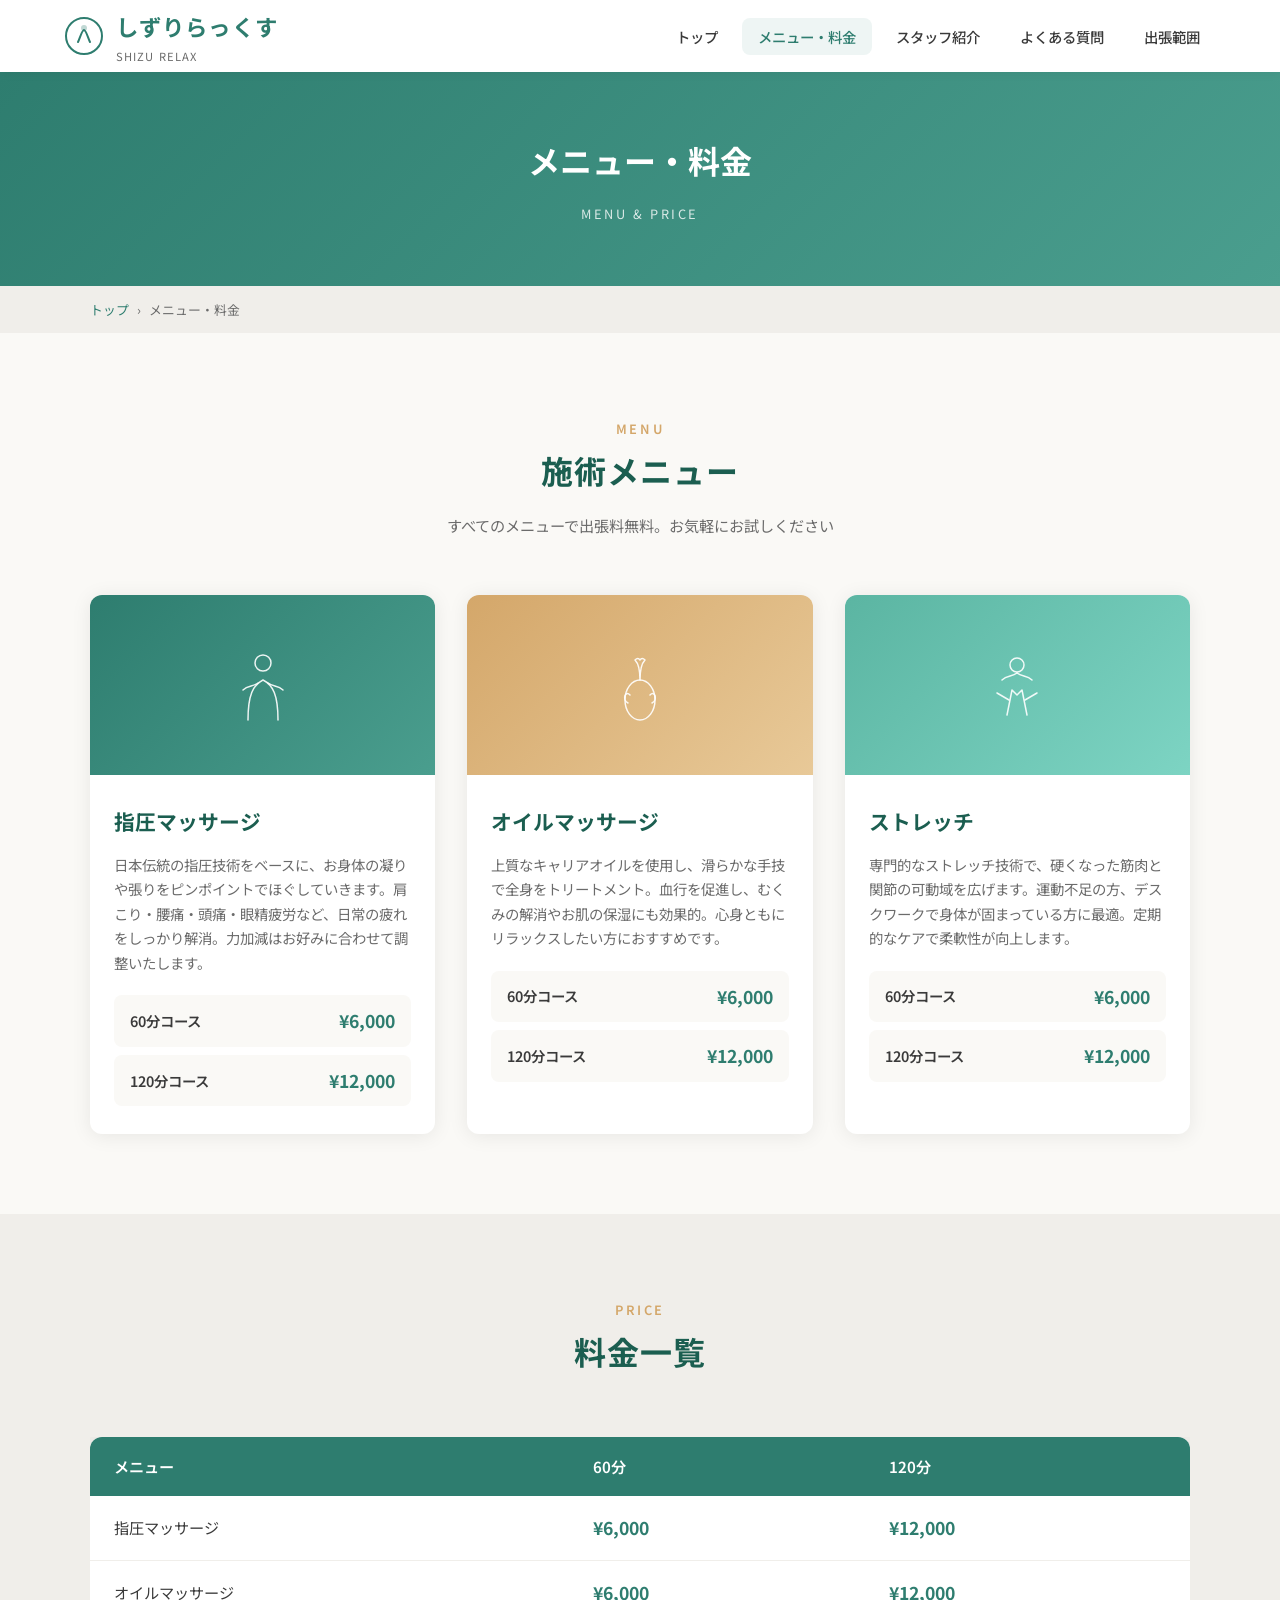
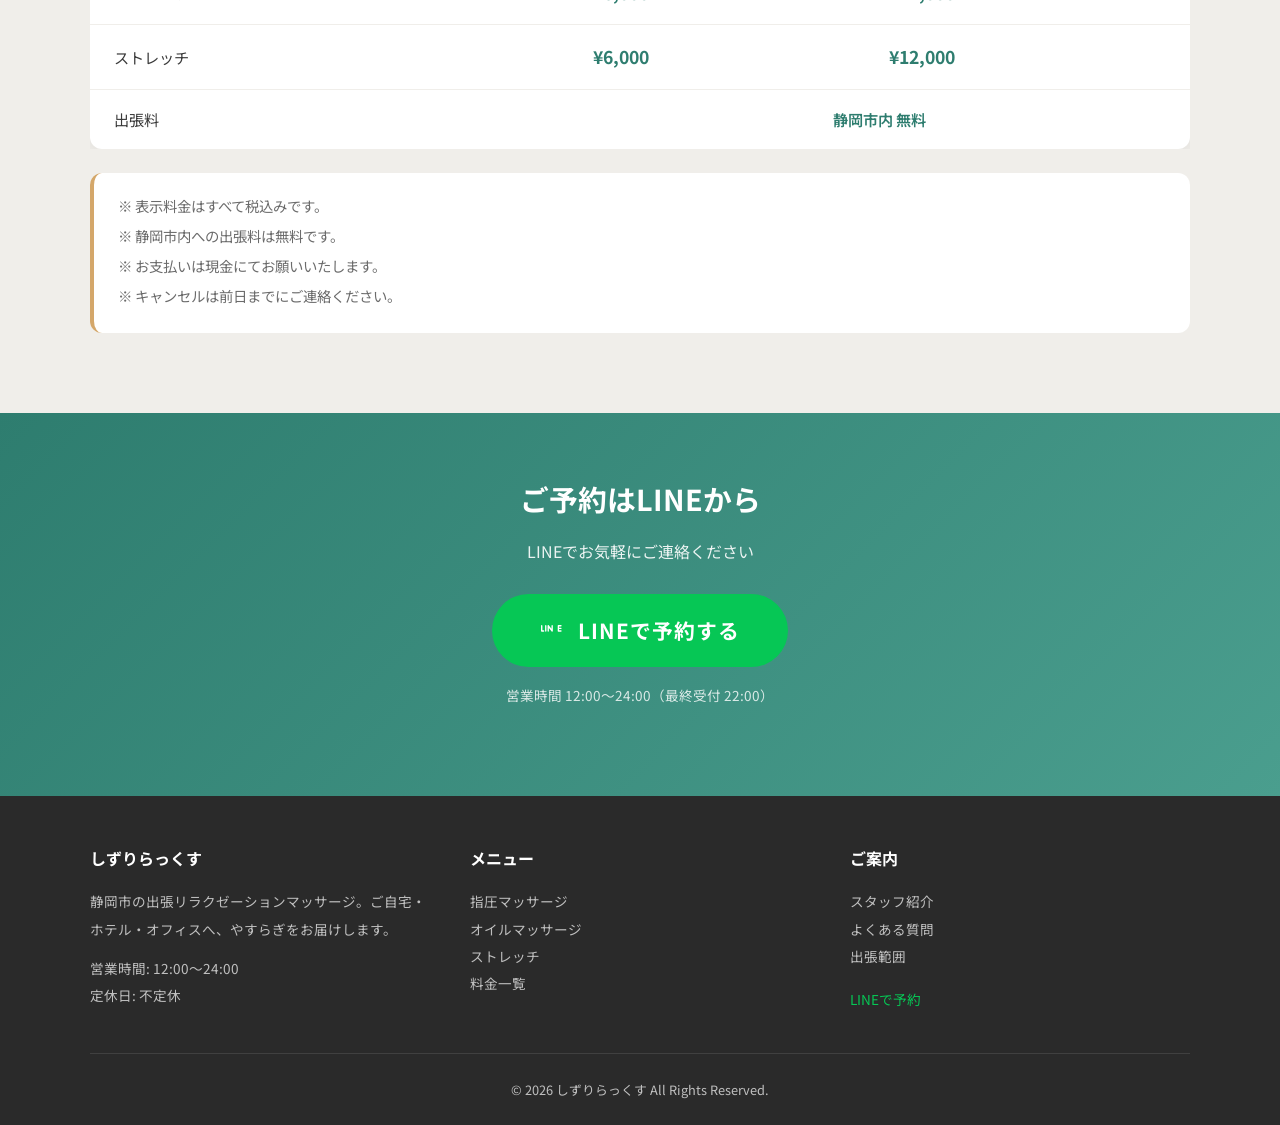
<file: menu.html>
<!DOCTYPE html>
<html lang="ja">
<head>
  <meta charset="UTF-8">
  <meta name="viewport" content="width=device-width, initial-scale=1.0">
  <title>メニュー・料金｜しずりらっくす</title>
  <meta name="robots" content="noindex, nofollow">
  <meta name="description" content="しずりらっくすの施術メニューと料金のご案内。指圧・オイル・ストレッチの3メニュー、60分・120分からお選びいただけます。">
  <link rel="preconnect" href="https://fonts.googleapis.com">
  <link href="https://fonts.googleapis.com/css2?family=Noto+Sans+JP:wght@400;500;600;700&display=swap" rel="stylesheet">
  <link rel="stylesheet" href="css/style.css">
</head>
<body>

  <!-- Header -->
  <header class="header">
    <div class="header-inner">
      <a href="index.html" class="logo">
        <svg class="logo-icon" viewBox="0 0 40 40" fill="none">
          <circle cx="20" cy="20" r="18" stroke="#2e7d6f" stroke-width="2"/>
          <path d="M14 26c2-4 4-12 6-12s4 8 6 12" stroke="#2e7d6f" stroke-width="2" stroke-linecap="round"/>
          <circle cx="20" cy="12" r="3" fill="#2e7d6f" opacity="0.3"/>
        </svg>
        <div>
          <span class="logo-text">しずりらっくす</span>
          <span class="logo-sub">SHIZU RELAX</span>
        </div>
      </a>
      <nav>
        <ul class="nav-list">
          <li><a href="index.html">トップ</a></li>
          <li><a href="menu.html">メニュー・料金</a></li>
          <li><a href="staff.html">スタッフ紹介</a></li>
          <li><a href="faq.html">よくある質問</a></li>
          <li><a href="area.html">出張範囲</a></li>
        </ul>
      </nav>
      <button class="hamburger" aria-label="メニューを開く">
        <span></span><span></span><span></span>
      </button>
    </div>
  </header>

  <!-- Page Header -->
  <div class="page-header">
    <h1>メニュー・料金</h1>
    <span class="en">Menu &amp; Price</span>
  </div>
  <div class="breadcrumb">
    <div class="container">
      <a href="index.html">トップ</a><span>›</span>メニュー・料金
    </div>
  </div>

  <!-- Menu Detail -->
  <section class="section">
    <div class="container">
      <div class="section-title">
        <span class="en">Menu</span>
        <h2>施術メニュー</h2>
        <p>すべてのメニューで出張料無料。お気軽にお試しください</p>
      </div>
      <div class="menu-grid">
        <div class="menu-card">
          <div class="menu-card-icon">
            <svg viewBox="0 0 80 80"><circle cx="40" cy="18" r="8"/><path d="M25 75 C25 50, 30 40, 40 35 C50 40, 55 50, 55 75"/><path d="M20 45 C25 40, 30 42, 35 38" /><path d="M60 45 C55 40, 50 42, 45 38" /></svg>
          </div>
          <div class="menu-card-body">
            <h3>指圧マッサージ</h3>
            <p>日本伝統の指圧技術をベースに、お身体の凝りや張りをピンポイントでほぐしていきます。肩こり・腰痛・頭痛・眼精疲労など、日常の疲れをしっかり解消。力加減はお好みに合わせて調整いたします。</p>
            <div class="menu-prices">
              <div class="menu-price-row"><span class="duration">60分コース</span><span class="price">&yen;6,000</span></div>
              <div class="menu-price-row"><span class="duration">120分コース</span><span class="price">&yen;12,000</span></div>
            </div>
          </div>
        </div>
        <div class="menu-card">
          <div class="menu-card-icon" style="background: linear-gradient(135deg, #d4a76a, #e8c998);">
            <svg viewBox="0 0 80 80"><ellipse cx="40" cy="55" rx="15" ry="20"/><path d="M40 35 Q40 20, 35 15 Q38 12, 40 15 Q42 12, 45 15 Q40 20, 40 35" /><path d="M30 50 C25 45, 22 55, 28 58"/><path d="M50 50 C55 45, 58 55, 52 58"/></svg>
          </div>
          <div class="menu-card-body">
            <h3>オイルマッサージ</h3>
            <p>上質なキャリアオイルを使用し、滑らかな手技で全身をトリートメント。血行を促進し、むくみの解消やお肌の保湿にも効果的。心身ともにリラックスしたい方におすすめです。</p>
            <div class="menu-prices">
              <div class="menu-price-row"><span class="duration">60分コース</span><span class="price">&yen;6,000</span></div>
              <div class="menu-price-row"><span class="duration">120分コース</span><span class="price">&yen;12,000</span></div>
            </div>
          </div>
        </div>
        <div class="menu-card">
          <div class="menu-card-icon" style="background: linear-gradient(135deg, #5bb5a2, #7dd4c3);">
            <svg viewBox="0 0 80 80"><circle cx="40" cy="20" r="7"/><path d="M30 70 L35 45 L40 50 L45 45 L50 70"/><path d="M25 35 C30 30, 35 32, 40 28"/><path d="M55 35 C50 30, 45 32, 40 28"/><path d="M32 55 L20 48"/><path d="M48 55 L60 48"/></svg>
          </div>
          <div class="menu-card-body">
            <h3>ストレッチ</h3>
            <p>専門的なストレッチ技術で、硬くなった筋肉と関節の可動域を広げます。運動不足の方、デスクワークで身体が固まっている方に最適。定期的なケアで柔軟性が向上します。</p>
            <div class="menu-prices">
              <div class="menu-price-row"><span class="duration">60分コース</span><span class="price">&yen;6,000</span></div>
              <div class="menu-price-row"><span class="duration">120分コース</span><span class="price">&yen;12,000</span></div>
            </div>
          </div>
        </div>
      </div>
    </div>
  </section>

  <!-- Price Table -->
  <section class="section section-alt">
    <div class="container">
      <div class="section-title">
        <span class="en">Price</span>
        <h2>料金一覧</h2>
      </div>
      <div class="price-table-wrapper">
        <table class="price-table">
          <thead>
            <tr>
              <th>メニュー</th>
              <th>60分</th>
              <th>120分</th>
            </tr>
          </thead>
          <tbody>
            <tr>
              <td>指圧マッサージ</td>
              <td class="price-highlight">&yen;6,000</td>
              <td class="price-highlight">&yen;12,000</td>
            </tr>
            <tr>
              <td>オイルマッサージ</td>
              <td class="price-highlight">&yen;6,000</td>
              <td class="price-highlight">&yen;12,000</td>
            </tr>
            <tr>
              <td>ストレッチ</td>
              <td class="price-highlight">&yen;6,000</td>
              <td class="price-highlight">&yen;12,000</td>
            </tr>
            <tr>
              <td>出張料</td>
              <td colspan="2" style="text-align:center; font-weight:600; color:#2e7d6f;">静岡市内 無料</td>
            </tr>
          </tbody>
        </table>
      </div>
      <div class="price-note">
        <p>※ 表示料金はすべて税込みです。</p>
        <p>※ 静岡市内への出張料は無料です。</p>
        <p>※ お支払いは現金にてお願いいたします。</p>
        <p>※ キャンセルは前日までにご連絡ください。</p>
      </div>
    </div>
  </section>

  <!-- CTA -->
  <section class="cta-section">
    <div class="container">
      <h2>ご予約はLINEから</h2>
      <p>LINEでお気軽にご連絡ください</p>
      <div class="cta-contact">
        <a href="https://lin.ee/odUda4q" class="cta-line-banner" target="_blank" rel="noopener">
          <svg width="26" height="26" viewBox="0 0 24 24" fill="currentColor"><path d="M19.365 9.863c.349 0 .63.285.63.631 0 .345-.281.63-.63.63H17.61v1.125h1.755c.349 0 .63.283.63.63 0 .344-.281.629-.63.629h-2.386c-.345 0-.627-.285-.627-.629V8.108c0-.345.282-.63.63-.63h2.386c.346 0 .627.285.627.63 0 .349-.281.63-.63.63H17.61v1.125h1.755zM11.857 12.878c0 .344-.282.629-.631.629-.179 0-.348-.08-.467-.211l-2.533-3.175v2.756c0 .344-.285.629-.63.629a.629.629 0 01-.627-.629V8.108c0-.345.282-.63.63-.63.176 0 .348.08.466.211l2.531 3.178V8.108c0-.345.285-.63.631-.63.344 0 .63.285.63.63v4.77zm-5.91 0c0 .344-.282.629-.63.629a.628.628 0 01-.63-.629V8.108c0-.345.282-.63.63-.63.348 0 .63.285.63.63v4.77zm-2.596.629H1.581c-.349 0-.63-.285-.63-.629V8.108c0-.345.281-.63.63-.63.344 0 .627.285.627.63v4.141h1.143c.349 0 .63.285.63.63 0 .344-.281.629-.63.629z"/></svg>
          LINEで予約する
        </a>
      </div>
      <p style="margin-top:16px; font-size:0.85rem; opacity:0.8;">営業時間 12:00〜24:00（最終受付 22:00）</p>
    </div>
  </section>

  <!-- Footer -->
  <footer class="footer">
    <div class="footer-inner">
      <div class="footer-col">
        <h4>しずりらっくす</h4>
        <p>静岡市の出張リラクゼーションマッサージ。ご自宅・ホテル・オフィスへ、やすらぎをお届けします。</p>
        <p style="margin-top:12px;">営業時間: 12:00〜24:00<br>定休日: 不定休</p>
      </div>
      <div class="footer-col">
        <h4>メニュー</h4>
        <ul>
          <li><a href="menu.html">指圧マッサージ</a></li>
          <li><a href="menu.html">オイルマッサージ</a></li>
          <li><a href="menu.html">ストレッチ</a></li>
          <li><a href="menu.html">料金一覧</a></li>
        </ul>
      </div>
      <div class="footer-col">
        <h4>ご案内</h4>
        <ul>
          <li><a href="staff.html">スタッフ紹介</a></li>
          <li><a href="faq.html">よくある質問</a></li>
          <li><a href="area.html">出張範囲</a></li>
        </ul>
        <p style="margin-top:16px;"><a href="https://lin.ee/odUda4q" target="_blank" rel="noopener" style="color:#06c755;">LINEで予約</a></p>
      </div>
    </div>
    <div class="footer-bottom">
      <p>&copy; 2026 しずりらっくす All Rights Reserved.</p>
    </div>
  </footer>

  <script src="js/main.js"></script>
</body>
</html>
</file>
<file: css/style.css>
/* ========================================
   しずりらっくす - Main Stylesheet
   ======================================== */

/* --- Reset & Base --- */
*,
*::before,
*::after {
  margin: 0;
  padding: 0;
  box-sizing: border-box;
}

:root {
  --primary: #2e7d6f;
  --primary-light: #4a9e8e;
  --primary-dark: #1b5e50;
  --accent: #d4a76a;
  --accent-light: #e8c998;
  --bg: #faf9f6;
  --bg-alt: #f0eeea;
  --text: #3a3a3a;
  --text-light: #6b6b6b;
  --white: #ffffff;
  --shadow: 0 2px 20px rgba(0, 0, 0, 0.08);
  --shadow-hover: 0 8px 30px rgba(0, 0, 0, 0.12);
  --radius: 12px;
  --transition: all 0.3s ease;
}

html {
  scroll-behavior: smooth;
  font-size: 16px;
}

body {
  font-family: "Noto Sans JP", "Hiragino Kaku Gothic ProN", "Yu Gothic", sans-serif;
  color: var(--text);
  background: var(--bg);
  line-height: 1.8;
  -webkit-font-smoothing: antialiased;
}

a {
  text-decoration: none;
  color: inherit;
  transition: var(--transition);
}

img {
  max-width: 100%;
  height: auto;
}

ul {
  list-style: none;
}

/* --- Header --- */
.header {
  position: fixed;
  top: 0;
  left: 0;
  width: 100%;
  z-index: 1000;
  background: rgba(255, 255, 255, 0.95);
  backdrop-filter: blur(10px);
  box-shadow: 0 1px 10px rgba(0, 0, 0, 0.06);
  transition: var(--transition);
}

.header-inner {
  max-width: 1200px;
  margin: 0 auto;
  padding: 0 24px;
  display: flex;
  align-items: center;
  justify-content: space-between;
  height: 72px;
}

.logo {
  display: flex;
  align-items: center;
  gap: 12px;
}

.logo-icon {
  width: 40px;
  height: 40px;
}

.logo-text {
  font-size: 1.4rem;
  font-weight: 700;
  color: var(--primary);
  letter-spacing: 0.05em;
}

.logo-sub {
  font-size: 0.7rem;
  color: var(--text-light);
  display: block;
  letter-spacing: 0.1em;
}

.nav-list {
  display: flex;
  gap: 8px;
}

.nav-list a {
  padding: 8px 16px;
  border-radius: 8px;
  font-size: 0.9rem;
  font-weight: 500;
  color: var(--text);
  position: relative;
}

.nav-list a:hover,
.nav-list a.active {
  color: var(--primary);
  background: rgba(46, 125, 111, 0.08);
}

.hamburger {
  display: none;
  flex-direction: column;
  gap: 5px;
  cursor: pointer;
  padding: 8px;
  background: none;
  border: none;
}

.hamburger span {
  width: 24px;
  height: 2px;
  background: var(--text);
  transition: var(--transition);
  border-radius: 2px;
}

/* --- Hero --- */
.hero {
  margin-top: 72px;
  padding: 100px 24px 80px;
  background: linear-gradient(135deg, var(--primary) 0%, var(--primary-light) 50%, #5bb5a2 100%);
  color: var(--white);
  text-align: center;
  position: relative;
  overflow: hidden;
}

.hero::before {
  content: "";
  position: absolute;
  top: -50%;
  right: -20%;
  width: 600px;
  height: 600px;
  background: rgba(255, 255, 255, 0.05);
  border-radius: 50%;
}

.hero::after {
  content: "";
  position: absolute;
  bottom: -30%;
  left: -10%;
  width: 400px;
  height: 400px;
  background: rgba(255, 255, 255, 0.03);
  border-radius: 50%;
}

.hero-content {
  position: relative;
  z-index: 1;
  max-width: 800px;
  margin: 0 auto;
}

.hero h1 {
  font-size: 2.8rem;
  font-weight: 700;
  margin-bottom: 16px;
  letter-spacing: 0.05em;
}

.hero .subtitle {
  font-size: 1.15rem;
  opacity: 0.9;
  margin-bottom: 40px;
  line-height: 2;
}

.hero-badges {
  display: flex;
  justify-content: center;
  gap: 16px;
  flex-wrap: wrap;
  margin-bottom: 40px;
}

.badge {
  background: rgba(255, 255, 255, 0.2);
  padding: 10px 24px;
  border-radius: 50px;
  font-size: 0.9rem;
  backdrop-filter: blur(5px);
  border: 1px solid rgba(255, 255, 255, 0.3);
}

.cta-buttons {
  display: flex;
  justify-content: center;
  gap: 16px;
  flex-wrap: wrap;
}

.btn {
  display: inline-flex;
  align-items: center;
  gap: 8px;
  padding: 14px 32px;
  border-radius: 50px;
  font-size: 1rem;
  font-weight: 600;
  cursor: pointer;
  transition: var(--transition);
  border: none;
}

.btn-primary {
  background: var(--white);
  color: var(--primary);
}

.btn-primary:hover {
  transform: translateY(-2px);
  box-shadow: 0 8px 25px rgba(0, 0, 0, 0.15);
}

.btn-outline {
  background: transparent;
  color: var(--white);
  border: 2px solid rgba(255, 255, 255, 0.6);
}

.btn-outline:hover {
  background: rgba(255, 255, 255, 0.15);
  border-color: var(--white);
}

.btn-accent {
  background: var(--primary);
  color: var(--white);
}

.btn-accent:hover {
  background: var(--primary-dark);
  transform: translateY(-2px);
  box-shadow: var(--shadow-hover);
}

/* --- Sections --- */
.section {
  padding: 80px 24px;
}

.section-alt {
  background: var(--bg-alt);
}

.section-title {
  text-align: center;
  margin-bottom: 56px;
}

.section-title h2 {
  font-size: 2rem;
  color: var(--primary-dark);
  margin-bottom: 8px;
  letter-spacing: 0.03em;
}

.section-title .en {
  font-size: 0.8rem;
  color: var(--accent);
  text-transform: uppercase;
  letter-spacing: 0.2em;
  font-weight: 600;
}

.section-title p {
  color: var(--text-light);
  margin-top: 12px;
  font-size: 0.95rem;
}

.container {
  max-width: 1100px;
  margin: 0 auto;
}

/* --- Menu Cards --- */
.menu-grid {
  display: grid;
  grid-template-columns: repeat(3, 1fr);
  gap: 32px;
}

.menu-card {
  background: var(--white);
  border-radius: var(--radius);
  overflow: hidden;
  box-shadow: var(--shadow);
  transition: var(--transition);
}

.menu-card:hover {
  transform: translateY(-4px);
  box-shadow: var(--shadow-hover);
}

.menu-card-icon {
  height: 180px;
  display: flex;
  align-items: center;
  justify-content: center;
  background: linear-gradient(135deg, var(--primary) 0%, var(--primary-light) 100%);
  position: relative;
}

.menu-card-icon svg {
  width: 80px;
  height: 80px;
  fill: none;
  stroke: rgba(255, 255, 255, 0.9);
  stroke-width: 1.5;
  stroke-linecap: round;
  stroke-linejoin: round;
}

.menu-card-body {
  padding: 28px 24px;
}

.menu-card-body h3 {
  font-size: 1.3rem;
  color: var(--primary-dark);
  margin-bottom: 12px;
}

.menu-card-body p {
  color: var(--text-light);
  font-size: 0.9rem;
  margin-bottom: 20px;
  line-height: 1.7;
}

.menu-prices {
  display: flex;
  flex-direction: column;
  gap: 8px;
}

.menu-price-row {
  display: flex;
  justify-content: space-between;
  align-items: center;
  padding: 10px 16px;
  background: var(--bg);
  border-radius: 8px;
}

.menu-price-row .duration {
  font-size: 0.9rem;
  font-weight: 600;
  color: var(--text);
}

.menu-price-row .price {
  font-size: 1.1rem;
  font-weight: 700;
  color: var(--primary);
}

/* --- Staff --- */
.staff-grid {
  display: grid;
  grid-template-columns: repeat(4, 1fr);
  gap: 28px;
}

.staff-card {
  background: var(--white);
  border-radius: var(--radius);
  overflow: hidden;
  box-shadow: var(--shadow);
  text-align: center;
  transition: var(--transition);
}

.staff-card:hover {
  transform: translateY(-4px);
  box-shadow: var(--shadow-hover);
}

.staff-photo {
  width: 100%;
  aspect-ratio: 1;
  overflow: hidden;
  background: linear-gradient(135deg, #e8e4df, #d5cfc7);
  display: flex;
  align-items: center;
  justify-content: center;
}

.staff-photo svg {
  width: 70%;
  height: 70%;
}

.staff-photo img {
  width: 100%;
  height: 100%;
  object-fit: cover;
  object-position: center top;
}

.staff-info {
  padding: 20px 16px;
}

.staff-info h3 {
  font-size: 1.1rem;
  color: var(--primary-dark);
  margin-bottom: 4px;
}

.staff-info .role {
  font-size: 0.8rem;
  color: var(--accent);
  font-weight: 600;
  margin-bottom: 8px;
}

.staff-info p {
  font-size: 0.85rem;
  color: var(--text-light);
  line-height: 1.6;
}

/* --- Price Table --- */
.price-table-wrapper {
  overflow-x: auto;
}

.price-table {
  width: 100%;
  border-collapse: separate;
  border-spacing: 0;
  background: var(--white);
  border-radius: var(--radius);
  overflow: hidden;
  box-shadow: var(--shadow);
}

.price-table thead th {
  background: var(--primary);
  color: var(--white);
  padding: 16px 24px;
  font-weight: 600;
  font-size: 0.95rem;
  text-align: left;
}

.price-table tbody td {
  padding: 16px 24px;
  border-bottom: 1px solid var(--bg-alt);
  font-size: 0.95rem;
}

.price-table tbody tr:last-child td {
  border-bottom: none;
}

.price-table tbody tr:hover {
  background: rgba(46, 125, 111, 0.03);
}

.price-highlight {
  font-weight: 700;
  color: var(--primary);
  font-size: 1.1rem !important;
}

.price-note {
  margin-top: 24px;
  padding: 20px 24px;
  background: var(--white);
  border-radius: var(--radius);
  border-left: 4px solid var(--accent);
}

.price-note p {
  font-size: 0.9rem;
  color: var(--text-light);
  margin-bottom: 4px;
}

/* --- FAQ --- */
.faq-list {
  max-width: 800px;
  margin: 0 auto;
  display: flex;
  flex-direction: column;
  gap: 12px;
}

.faq-item {
  background: var(--white);
  border-radius: var(--radius);
  box-shadow: var(--shadow);
  overflow: hidden;
}

.faq-question {
  width: 100%;
  padding: 20px 24px;
  background: none;
  border: none;
  display: flex;
  align-items: center;
  justify-content: space-between;
  cursor: pointer;
  font-size: 1rem;
  font-weight: 600;
  color: var(--text);
  text-align: left;
  transition: var(--transition);
  font-family: inherit;
  line-height: 1.6;
}

.faq-question:hover {
  color: var(--primary);
}

.faq-question .q-mark {
  color: var(--primary);
  font-weight: 700;
  margin-right: 12px;
  font-size: 1.1rem;
  flex-shrink: 0;
}

.faq-question .arrow {
  flex-shrink: 0;
  width: 20px;
  height: 20px;
  transition: var(--transition);
  color: var(--text-light);
}

.faq-item.open .faq-question .arrow {
  transform: rotate(180deg);
}

.faq-answer {
  max-height: 0;
  overflow: hidden;
  transition: max-height 0.3s ease;
}

.faq-answer-inner {
  padding: 0 24px 20px;
  padding-left: 48px;
  color: var(--text-light);
  font-size: 0.95rem;
  line-height: 1.8;
}

.faq-item.open .faq-answer {
  max-height: 500px;
}

/* --- Area --- */
.area-content {
  display: grid;
  grid-template-columns: 1fr 1fr;
  gap: 40px;
  align-items: start;
}

.area-map {
  background: var(--white);
  border-radius: var(--radius);
  overflow: hidden;
  box-shadow: var(--shadow);
  aspect-ratio: 4/3;
}

.area-map iframe {
  width: 100%;
  height: 100%;
  border: 0;
}

.area-info {
  display: flex;
  flex-direction: column;
  gap: 20px;
}

.area-card {
  background: var(--white);
  border-radius: var(--radius);
  padding: 24px;
  box-shadow: var(--shadow);
}

.area-card h3 {
  font-size: 1.1rem;
  color: var(--primary-dark);
  margin-bottom: 12px;
  display: flex;
  align-items: center;
  gap: 8px;
}

.area-card p,
.area-card li {
  font-size: 0.9rem;
  color: var(--text-light);
  line-height: 1.8;
}

.area-card ul {
  padding-left: 4px;
}

.area-card li {
  position: relative;
  padding-left: 20px;
}

.area-card li::before {
  content: "✓";
  position: absolute;
  left: 0;
  color: var(--primary);
  font-weight: 700;
}

.free-badge {
  display: inline-block;
  background: var(--primary);
  color: var(--white);
  padding: 4px 16px;
  border-radius: 50px;
  font-size: 0.85rem;
  font-weight: 600;
  margin-top: 8px;
}

/* --- Features --- */
.features-grid {
  display: grid;
  grid-template-columns: repeat(3, 1fr);
  gap: 28px;
}

.feature-item {
  text-align: center;
  padding: 32px 24px;
  background: var(--white);
  border-radius: var(--radius);
  box-shadow: var(--shadow);
  transition: var(--transition);
}

.feature-item:hover {
  transform: translateY(-2px);
  box-shadow: var(--shadow-hover);
}

.feature-icon {
  width: 64px;
  height: 64px;
  margin: 0 auto 16px;
  background: linear-gradient(135deg, var(--primary), var(--primary-light));
  border-radius: 16px;
  display: flex;
  align-items: center;
  justify-content: center;
}

.feature-icon svg {
  width: 32px;
  height: 32px;
  stroke: var(--white);
  fill: none;
  stroke-width: 2;
  stroke-linecap: round;
  stroke-linejoin: round;
}

.feature-item h3 {
  font-size: 1.05rem;
  color: var(--primary-dark);
  margin-bottom: 8px;
}

.feature-item p {
  font-size: 0.85rem;
  color: var(--text-light);
}

/* --- CTA Section --- */
.cta-section {
  padding: 60px 24px;
  background: linear-gradient(135deg, var(--primary) 0%, var(--primary-light) 100%);
  color: var(--white);
  text-align: center;
}

.cta-section h2 {
  font-size: 1.8rem;
  margin-bottom: 12px;
}

.cta-section p {
  opacity: 0.9;
  margin-bottom: 28px;
}

.cta-contact {
  display: flex;
  justify-content: center;
  gap: 20px;
  flex-wrap: wrap;
}

.cta-phone {
  display: flex;
  align-items: center;
  gap: 10px;
  background: var(--white);
  color: var(--primary);
  padding: 14px 32px;
  border-radius: 50px;
  font-size: 1.2rem;
  font-weight: 700;
}

.cta-line {
  display: flex;
  align-items: center;
  gap: 10px;
  background: #06c755;
  color: var(--white);
  padding: 14px 32px;
  border-radius: 50px;
  font-size: 1rem;
  font-weight: 600;
}

.cta-line:hover {
  background: #05b34c;
}

/* --- LINE Banner (CTA section) --- */
.cta-line-banner {
  display: inline-flex;
  align-items: center;
  gap: 12px;
  background: #06c755;
  color: var(--white);
  padding: 18px 48px;
  border-radius: 50px;
  font-size: 1.3rem;
  font-weight: 700;
  transition: var(--transition);
  letter-spacing: 0.05em;
}

.cta-line-banner:hover {
  background: #05b34c;
  transform: translateY(-2px);
  box-shadow: 0 8px 25px rgba(6, 199, 85, 0.3);
}

/* --- LINE Banner (Hero) --- */
.btn-line-banner {
  display: inline-flex;
  align-items: center;
  gap: 10px;
  background: #06c755;
  color: var(--white);
  padding: 16px 40px;
  border-radius: 50px;
  font-size: 1.1rem;
  font-weight: 700;
  border: none;
  cursor: pointer;
  transition: var(--transition);
  letter-spacing: 0.05em;
}

.btn-line-banner:hover {
  background: #05b34c;
  transform: translateY(-2px);
  box-shadow: 0 8px 25px rgba(6, 199, 85, 0.3);
}

/* --- Footer --- */
.footer {
  background: #2a2a2a;
  color: rgba(255, 255, 255, 0.7);
  padding: 48px 24px 24px;
}

.footer-inner {
  max-width: 1100px;
  margin: 0 auto;
  display: grid;
  grid-template-columns: 1fr 1fr 1fr;
  gap: 40px;
  margin-bottom: 40px;
}

.footer-col h4 {
  color: var(--white);
  font-size: 1rem;
  margin-bottom: 16px;
}

.footer-col p,
.footer-col li {
  font-size: 0.85rem;
  line-height: 2;
}

.footer-col a:hover {
  color: var(--white);
}

.footer-bottom {
  max-width: 1100px;
  margin: 0 auto;
  text-align: center;
  padding-top: 24px;
  border-top: 1px solid rgba(255, 255, 255, 0.1);
  font-size: 0.8rem;
}

/* --- Page Header (sub pages) --- */
.page-header {
  margin-top: 72px;
  padding: 60px 24px;
  background: linear-gradient(135deg, var(--primary) 0%, var(--primary-light) 100%);
  color: var(--white);
  text-align: center;
}

.page-header h1 {
  font-size: 2rem;
  margin-bottom: 8px;
}

.page-header .en {
  font-size: 0.8rem;
  opacity: 0.8;
  text-transform: uppercase;
  letter-spacing: 0.2em;
}

/* --- Breadcrumb --- */
.breadcrumb {
  padding: 12px 24px;
  background: var(--bg-alt);
  font-size: 0.8rem;
  color: var(--text-light);
}

.breadcrumb a {
  color: var(--primary);
}

.breadcrumb span {
  margin: 0 8px;
}

/* --- Responsive --- */
@media (max-width: 900px) {
  .menu-grid {
    grid-template-columns: repeat(2, 1fr);
  }

  .staff-grid {
    grid-template-columns: repeat(2, 1fr);
  }

  .features-grid {
    grid-template-columns: repeat(2, 1fr);
  }

  .area-content {
    grid-template-columns: 1fr;
  }

  .footer-inner {
    grid-template-columns: 1fr;
    gap: 24px;
  }
}

@media (max-width: 768px) {
  .nav-list {
    display: none;
    position: absolute;
    top: 72px;
    left: 0;
    width: 100%;
    background: var(--white);
    flex-direction: column;
    padding: 16px;
    box-shadow: var(--shadow);
  }

  .nav-list.open {
    display: flex;
  }

  .hamburger {
    display: flex;
  }

  .hero h1 {
    font-size: 2rem;
  }

  .hero .subtitle {
    font-size: 1rem;
  }

  .menu-grid {
    grid-template-columns: 1fr;
  }

  .staff-grid {
    grid-template-columns: repeat(2, 1fr);
  }

  .features-grid {
    grid-template-columns: 1fr;
  }

  .section {
    padding: 56px 16px;
  }

  .cta-phone {
    font-size: 1rem;
    padding: 12px 24px;
  }
}

@media (max-width: 480px) {
  .hero {
    padding: 60px 16px 50px;
  }

  .hero h1 {
    font-size: 1.6rem;
  }

  .section-title h2 {
    font-size: 1.5rem;
  }

  .staff-grid {
    grid-template-columns: 1fr;
    max-width: 320px;
    margin: 0 auto;
  }

  .header-inner {
    padding: 0 16px;
  }
}
</file>
